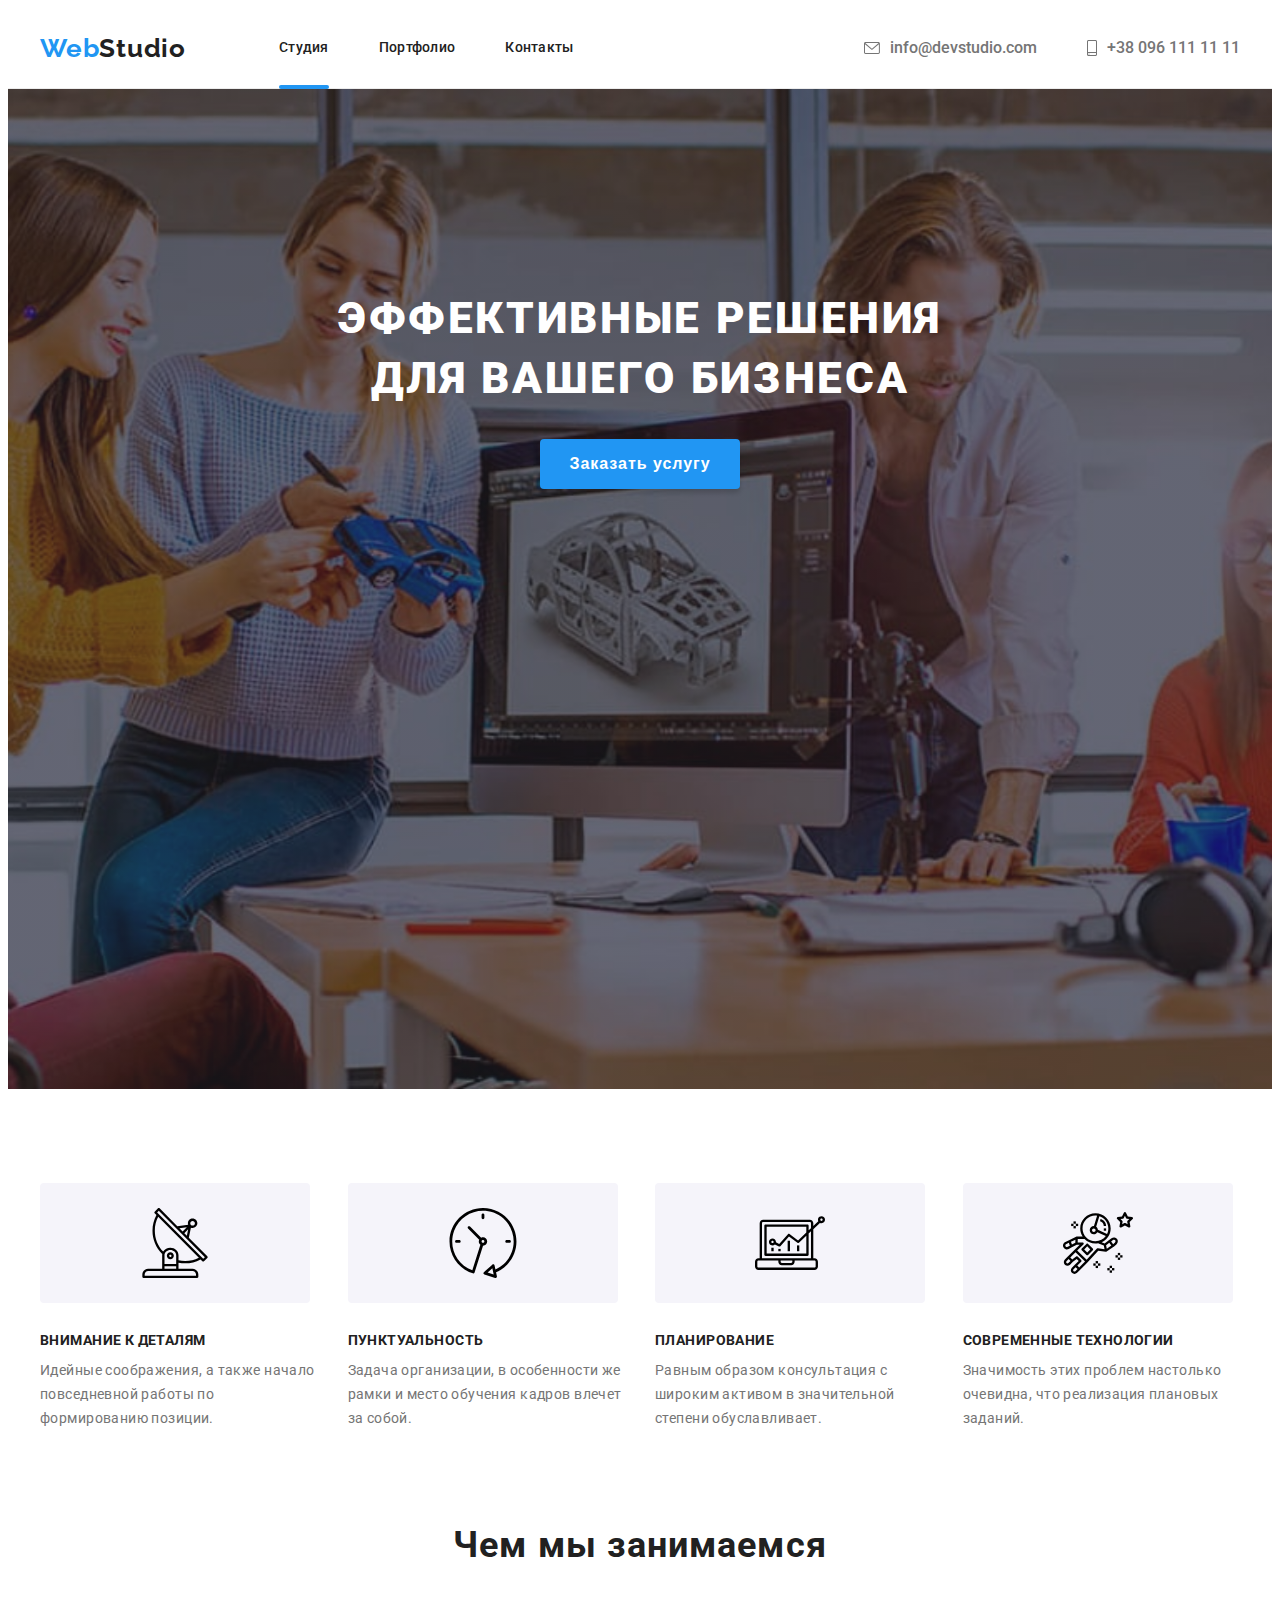
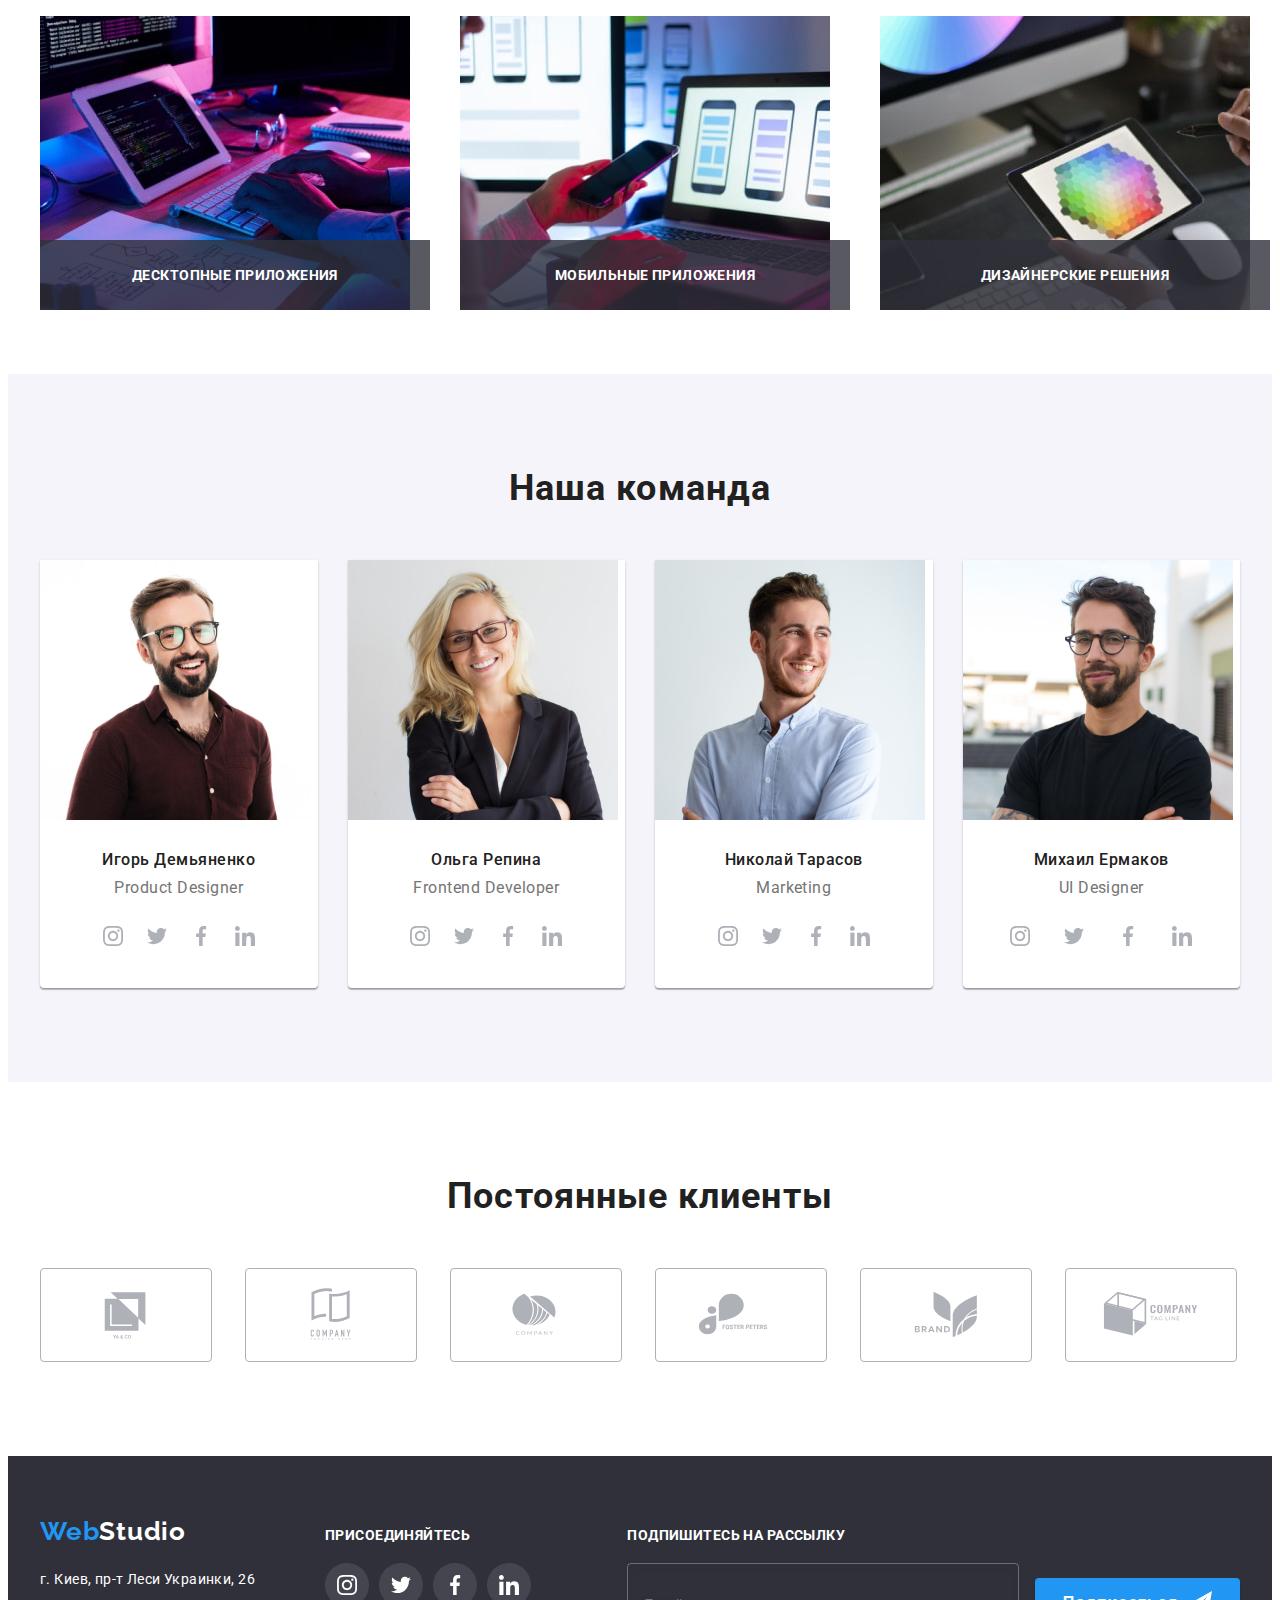
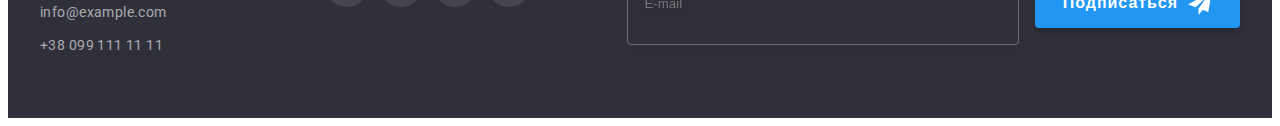
<file: index.html>
<!DOCTYPE html>
<html lang="en">
  <head>
    <meta charset="UTF-8" />
    <meta http-equiv="X-UA-Compatible" content="IE=edge" />
    <meta name="viewport" content="width=device-width, initial-scale=1.0" />
    <title>Главная</title>
    <link
      rel="stylesheet"
      href="https://cdnjs.cloudflare.com/ajax/libs/modern-normalize/1.1.0/modern-normalize.min.css"
      integrity="sha512-wpPYUAdjBVSE4KJnH1VR1HeZfpl1ub8YT/NKx4PuQ5NmX2tKuGu6U/JRp5y+Y8XG2tV+wKQpNHVUX03MfMFn9Q=="
      crossorigin="anonymous"
      referrerpolicy="no-referrer"
    />
    <link
      href="https://fonts.googleapis.com/css2?family=Raleway:wght@700&family=Roboto:wght@400;500;700;900&display=swap"
      rel="stylesheet"
    />
    <link rel="stylesheet" href="./css/main.min.css" />
  </head>
  <body>
    <header class="page-header">
      <div class="container page-header__container">
        <nav class="navigation">
          <a href="" class="logo">Web<span class="logo_item">Studio</span></a>
          <ul class="menu">
            <li class="menu__item"><a href="" class=" menu__link current">Студия</a></li>
            <li class="menu__item"><a href="./portfolio.html" class="menu__link">Портфолио</a></li>
            <li class="menu__item"><a href="" class="menu__link">Контакты</a></li>
          </ul>
        </nav>
        <ul class="contacts">
            <li class="contacts__item">
            <a class="contacts__link" href="mailto:info@devstudio.com"> 
               <svg class="contacts__mail">
              <use href="./images/icons.svg.svg#icon-mail-1"></use>
            </svg>
            info@devstudio.com</a>
          </li>
             <li class="contacts__item">
            <a class="contacts__link" href="tel:+380961111111">
                 <svg class="contacts__phone">
              <use href="./images/icons.svg.svg#icon-smartphone-1"></use>
            </svg>
              +38 096 111 11 11</a>
          </li>
        </ul>
      </div>
    </header>
    <main>
      <!-- hero-->
      <section class="hero">
        <div class="container">
          <h1 class="hero__title">Эффективные решения для вашего бизнеса</h1>
          <button type="button" class="button" data-modal-open>Заказать услугу</button>
        </div>
      </section>

      <!-- section -->
      <section class="section">
        <div class="container">
          <h2 class="visually-hidden">Качества</h2>

          <ul class="features">
            <li class="features__item">
              <div class="features__box">
              <svg  width="70" height="70">
                <use href="./images/icons.svg.svg#icon-antenna"></use>
              </svg>
              </div>
              <h3 class="features__title">Внимание к деталям</h3>
              <p class="features__text">
                Идейные соображения, а также начало повседневной работы по формированию позиции.
              </p>
            </li>

            <li class="features__item">
              <div class="features__box">             
              <svg  width="70" height="70" >
                <use href="./images/icons.svg.svg#icon-clock"></use>
              </svg>
             </div>
              <h3 class="features__title">Пунктуальность</h3>
              <p class="features__text">
                Задача организации, в особенности же рамки и место обучения кадров влечет за собой.
              </p>
            </li>

            <li class="features__item">
              <div class="features__box">
              <svg  width="70" height="70">
                <use href="./images/icons.svg.svg#icon-diagram"></use>
              </svg>
            </div>
              <h3 class="features__title">Планирование</h3>
              <p class="features__text">
                Равным образом консультация с широким активом в значительной степени обуславливает.
              </p>
            </li>

            <li class="features__item">
              <div class="features__box">
              <svg  width="70" height="70">
                <use href="./images/icons.svg.svg#icon-astronaut"></use>
              </svg>
              </div>
              <h3 class="features__title">Современные технологии</h3>
              <p class="features__text">
                Значимость этих проблем настолько очевидна, что реализация плановых заданий.
              </p>
            </li>
          </ul>
        </div>
      </section>
      <!-- gallery-->
      <section class="section section--nopadding-top">
        <div class="container">
          <h2 class="section__title">Чем мы занимаемся</h2>
          <ul class="gallery">
            <li class="gallery__item">
              <img class="gallery__images" src="images/img_1-min.jpg" alt="Создание" width="370" height="294" />
             <div class="gallery__wrapper">
              <p>Десктопные приложения</p>
            </div>
            </li>

            <li class="gallery__item">
              <img
                class="gallery__images"
                src="images/img_2-min.jpg"
                alt="Мультиплатформа"
                width="370"
                height="294"
              />
                           <div class="gallery__wrapper">
              <p>Мобильные приложения</p>
            </div>

            </li>

            <li class="gallery__item">
              <img
                class="gallery__images"
                src="images/img_3-min.jpg"
                alt="Готовый_продукт"
                width="370"
                height="294"
              />
                           <div class="gallery__wrapper">
              <p>Дизайнерские решения</p>
            </div>
            </li>
          </ul>
        </div>
      </section>

      <!-- user-->
      <section class="section section--user-background">
        <div class="container">
          <h2 class="section__title">Наша команда</h2>
          <ul class="teams">
            <li class="teams__items">
              <img
                class="teams__imeges"
                src="images/img_4-min.jpg"
                alt="images_img_4.jpg"
                width="270"
                height="260"
              />
              <div class="team__box">
                <h3 class="team__title">Игорь Демьяненко</h3>
                <p class="team__description">Product Designer</p>
                <ul class="social">
                  <li class="team__item">
                    <a class="social__link"  href="">
                    <svg class="social__icon" width="20" height="20" >
                      <use href="./images/icons.svg.svg#icon-instagram"></use>
                    </svg>
                    </a>
                    
                  </li>
                  <li class="team__item">
                    <a class="social__link" href="">
                    <svg class="social__icon" width="20" height="20">
                      <use href="./images/icons.svg.svg#icon-twitter"></use>
                    </svg>
                    </a>
                  </li>
                  <li class="team__item">
                    <a class="social__link" href="">
                    <svg class="social__icon" width="20" height="20">
                      <use href="./images/icons.svg.svg#icon-facebook"></use>
                    </svg>
                    </a>
                  </li>
                  <li class="team__item">
                    <a class="social__link" href="">
                    <svg class="social__icon" width="20" height="20">
                      <use href="./images/icons.svg.svg#icon-linkedin"></use>
                    </svg>
                    </a>
                  </li>
                </ul>
              </div>
            </li>

            <li class="teams__items">
              <img
                class="teams__imeges"
                src="images/img_5-min.jpg"
                alt="images_img_5"
                width="270"
                height="260"
              />
              <div class="team__box">
                <h3 class="team__title">Ольга Репина</h3>
                <p class="team__description">Frontend Developer</p>
                <ul class="social">
                  <li class="team__item">
                    <a class="social__link"  href="">
                    <svg class="social__icon" width="20" height="20" >
                      <use href="./images/icons.svg.svg#icon-instagram"></use>
                    </svg>
                    </a>
                    
                  </li>
                  <li class="team__item">
                    <a class="social__link" href="">
                    <svg class="social__icon" width="20" height="20">
                      <use href="./images/icons.svg.svg#icon-twitter"></use>
                    </svg>
                    </a>
                  </li>
                  <li class="team__item">
                    <a class="social__link" href="">
                    <svg class="social__icon" width="20" height="20">
                      <use href="./images/icons.svg.svg#icon-facebook"></use>
                    </svg>
                    </a>
                  </li>
                  <li class="team__item">
                    <a class="social__link" href="">
                    <svg class="social__icon" width="20" height="20">
                      <use href="./images/icons.svg.svg#icon-linkedin"></use>
                    </svg>
                    </a>
                  </li>
                </ul>
              </div>
            </li>

            <li class="teams__items">
              <img
                class="teams__imeges"
                src="images/img_6-min.jpg"
                alt="images_im_6.jpg"
                width="270"
                height="260"
              />
              <div class="team__box">
                <h3 class="team__title">Николай Тарасов</h3>
                <p class="team__description">Marketing</p>
                <ul class="social">
                  <li class="team__item">
                    <a class="social__link"  href="">
                    <svg class="social__icon" width="20" height="20" >
                      <use href="./images/icons.svg.svg#icon-instagram"></use>
                    </svg>
                    </a>
                    
                  </li>
                  <li class="team__item">
                    <a class="social__link" href="">
                    <svg class="social__icon" width="20" height="20">
                      <use href="./images/icons.svg.svg#icon-twitter"></use>
                    </svg>
                    </a>
                  </li>
                  <li class="team__item">
                    <a class="social__link" href="">
                    <svg class="social__icon" width="20" height="20">
                      <use href="./images/icons.svg.svg#icon-facebook"></use>
                    </svg>
                    </a>
                  </li>
                  <li class="team__item">
                    <a class="social__link" href="">
                    <svg class="social__icon" width="20" height="20">
                      <use href="./images/icons.svg.svg#icon-linkedin"></use>
                    </svg>
                    </a>
                  </li>
                </ul>

              </div>
            </li>

            <li class="teams__items">
              <img
                class="teams__imeges"
                src="images/img_7-min.jpg"
                alt="images_img_8.jpg"
                width="270"
                height="260"
              />
              <div class="team__box">
                <h3 class="team__title">Михаил Ермаков</h3>
                <p class="team__description">UI Designer</p>
                <ul class="social">
                  <li class="social__item">
                    <a class="social__link"  href="">
                    <svg class="social__icon" width="20" height="20" >
                      <use href="./images/icons.svg.svg#icon-instagram"></use>
                    </svg>
                    </a>
                    
                  </li>
                  <li class="social__item">
                    <a class="social__link" href="">
                    <svg class="social__icon" width="20" height="20">
                      <use href="./images/icons.svg.svg#icon-twitter"></use>
                    </svg>
                    </a>
                  </li>
                  <li class="social__item">
                    <a class="social__link" href="">
                    <svg class="social__icon" width="20" height="20">
                      <use href="./images/icons.svg.svg#icon-facebook"></use>
                    </svg>
                    </a>
                  </li>
                  <li class="social__item">
                    <a class="social__link" href="">
                    <svg class="social__icon" width="20" height="20">
                      <use href="./images/icons.svg.svg#icon-linkedin"></use>
                    </svg>
                    </a>
                  </li>
                </ul>

              </div>
            </li>
          </ul>
        </div>
      </section>
    </main>
      <!-- Clients-->
      <section class="section">
        <div class="container">
          <h2 class="section__title">Постоянные клиенты</h2>
                <ul class="clients">
                  <li class="clients_item">
                    <a class="clients_link" href="">
                    <svg class="clients_icon" width="106" height="60">
                      <use href="./images//icons.svg.svg#icon-Logo"></use>
                    </svg>
                    </a>
                  </li>
                    <li class="clients_item">
                    <a class="clients_link" href="">
                    <svg class="clients_icon" width="106" height="60">
                      <use href="./images//icons.svg.svg#icon-Logo-2"></use>
                    </svg>
                    </a>
                  </li>
                  <li class="clients_item">
                    <a class="clients_link" href="">
                    <svg class="clients_icon" width="106" height="60">
                      <use href="./images//icons.svg.svg#icon-Logo-3"></use>
                    </svg>
                    </a>
                  </li>
                  <li class="clients_item">
                    <a class="clients_link" href="">
                    <svg class="clients_icon" width="106" height="60">
                      <use href="./images//icons.svg.svg#icon-Logo-4"></use>
                    </svg>
                    </a>
                  </li>
                  <li class="clients_item">
                    <a class="clients_link" href="">
                    <svg class="clients_icon" width="106" height="60">
                      <use href="./images//icons.svg.svg#icon-Logo-5"></use>
                    </svg>
                    </a>
                  </li>
                  <li class="clients_item">
                    <a class="clients_link" href="">
                    <svg class="clients_icon" width="106" height="60">
                      <use href="./images//icons.svg.svg#icon-Logo-6"></use>
                    </svg>
                    </a>
                  </li>
                  </ul>
         </div>
      </section>

    <!--footer-->
    <footer class="footer">
      <div class="container footer__flex">
        <div>
        <a href="" class="logo logo__color">Web<span class="logo__color__white">Studio</span></a>
        <address class="address-box">
          <ul class="address">
            <li class="address__item">
              <a
                class="address__link"
                href="https://goo.gl/maps/mkALe1oLYoHMcCds9"
                target="_blank"
                rel="noopener noreferrer"
                >г. Киев, пр-т Леси Украинки, 26</a
              ><br />
            </li>
            <li class="address__item">
              <a class="address__link address__link_contacts" href="mailto:info@example.com">info@example.com</a><br />
            </li>
            <li class="address__item">
              <a class="address__link address__link_contacts" href="tel:+380991111111">+38 099 111 11 11</a>
            </li>
          </ul>
        </address>
        </div>
                  <div class="social__box">
                    <h3 class="social__title">присоединяйтесь</h3>
                    <ul class="social">
                      <li class="social__item">
                        <a class="social__link social__link__icon_color" href="">
                          <svg class="social__link__icon" width="44" height="44">
                            <use href="./images/icons.svg.svg#icon-footer-insta-1"></use>
                          </svg>
                        </a>
                      </li>
                      <li class="social__item">
                        <a class="social__link social__link__icon_color" href="">
                          <svg class="social__link__icon" width="44" height="44">
                            <use href="./images/icons.svg.svg#icon-tvit-footer-1"></use>
                          </svg>
                        </a>
                      </li">
                      <li class="social__item">
                        <a class="social__link social__link__icon_color" href="">
                          <svg class="social__link__icon facebook" width="44" height="44">
                            <use href="./images/icons.svg.svg#icon-f-footer-1"></use>
                          </svg>
                        </a>
                      </li>
                      <li class="social__item">
                        <a class="social__link social__link__icon_color" href="">
                          <svg class="social__link__icon" width="44" height="44">
                            <use href="./images/icons.svg.svg#icon-in-footer-1"></use>
                          </svg>
                        </a>
                      </li>
                    </ul>
                  </div>
                  <div class="subscription-box">
                    <span class="subscription__text">Подпишитесь на рассылку</span>
                    <form>
                      <label class="subscription__lable">
                        <input class="subscription__input"
                         type="email"
                         placeholder="E-mail">
                         <button class="subscription__button" type="submit">Подписаться
                          <svg class="subscription__button__icon" width="24" height="24">
                            <use href="./images/icons.svg.svg#icon-icon-send"></use>
                          </svg>
                         </button>
                      </label>
                    </form>
                </div>
        </div>
    </footer>
    <div class="backdrop is-hidden" data-modal>
      <div class="modal">
        <button type="button" class="modal-close-btn" data-modal-close>
<svg class="clouse-button-icon" width="18" height="18">
      <use href="./images/icons.svg.svg#icon-close-black-18dp-2-1"></use>
</svg>
        </button>
        <form  class="contact-modal-form">
          <p class="contact-modal-form-text">Оставьте свои данные, мы вам перезвоним</p>
          <label class="contact-form-field">
            <span class="contact-form-field-key">
              Имя
            </span>
            <span class="contact-form-field-wrapper">
            <input class="contact-form-input" 
            type="text" 
            name="user_name"
            pattern="[a-zA-Z]*"
            title="Nikolay">
            <svg class="contact-modal-svg" width="18" height="18">
              <use href="./images/icons.svg.svg#name-modal"></use>
            </svg>
            </span>
          </label>
          <label class="contact-form-field">
            <span class="contact-form-field-key">
            Телефон
          </span>
          <span class="contact-form-field-wrapper">
          <input class="contact-form-input" 
            type="tel" 
            name="user_phone_number" 
            pattern="[0-9]{3}-[0-9]{3}-[0-9]{2}-[0-9]{2}"
            title="xxx-xxx-xx-xx">
            <svg class="contact-modal-svg" width="18" height="18">
              <use href="./images/icons.svg.svg#phone-modal"></use>
            </svg>
          </span>

          </label>
          <label class="contact-form-field">
            <span class="contact-form-field-key">
              Почта
          </span>
          <span class="contact-form-field-wrapper">
            <input class="contact-form-input"
             type="email">
             <svg class="contact-modal-svg" width="18" height="18">
              <use href="./images/icons.svg.svg#email-modal"></use>
            </svg>
          </span>
          </label>
          <label class="contact-form-field contact-form-field-comment">
            <span class="contact-form-field-key">
            Комментарий
          </span>
            <textarea class="contact-form-messag" 
            placeholder="Введите текс"
            name="user_messag"></textarea>
          </label>
          <input class="contact-form-checkbox visually-hidden"
           type="checkbox"
           id="checkbox-policy"
           name="user_policy"
           />
          <label for="checkbox-policy" class="contact-form-checkbox-label">
          Соглашаюсь c рассылкой и принимаю&nbsp;<a href="">Условия договора</a>
        </label>
            <button class="contact-form-btn" type="submit">Отправить</button>
        </form>
      </div>
    </div>
    <script src="./js/modal.js"></script>
  </body>
</html>
</file>
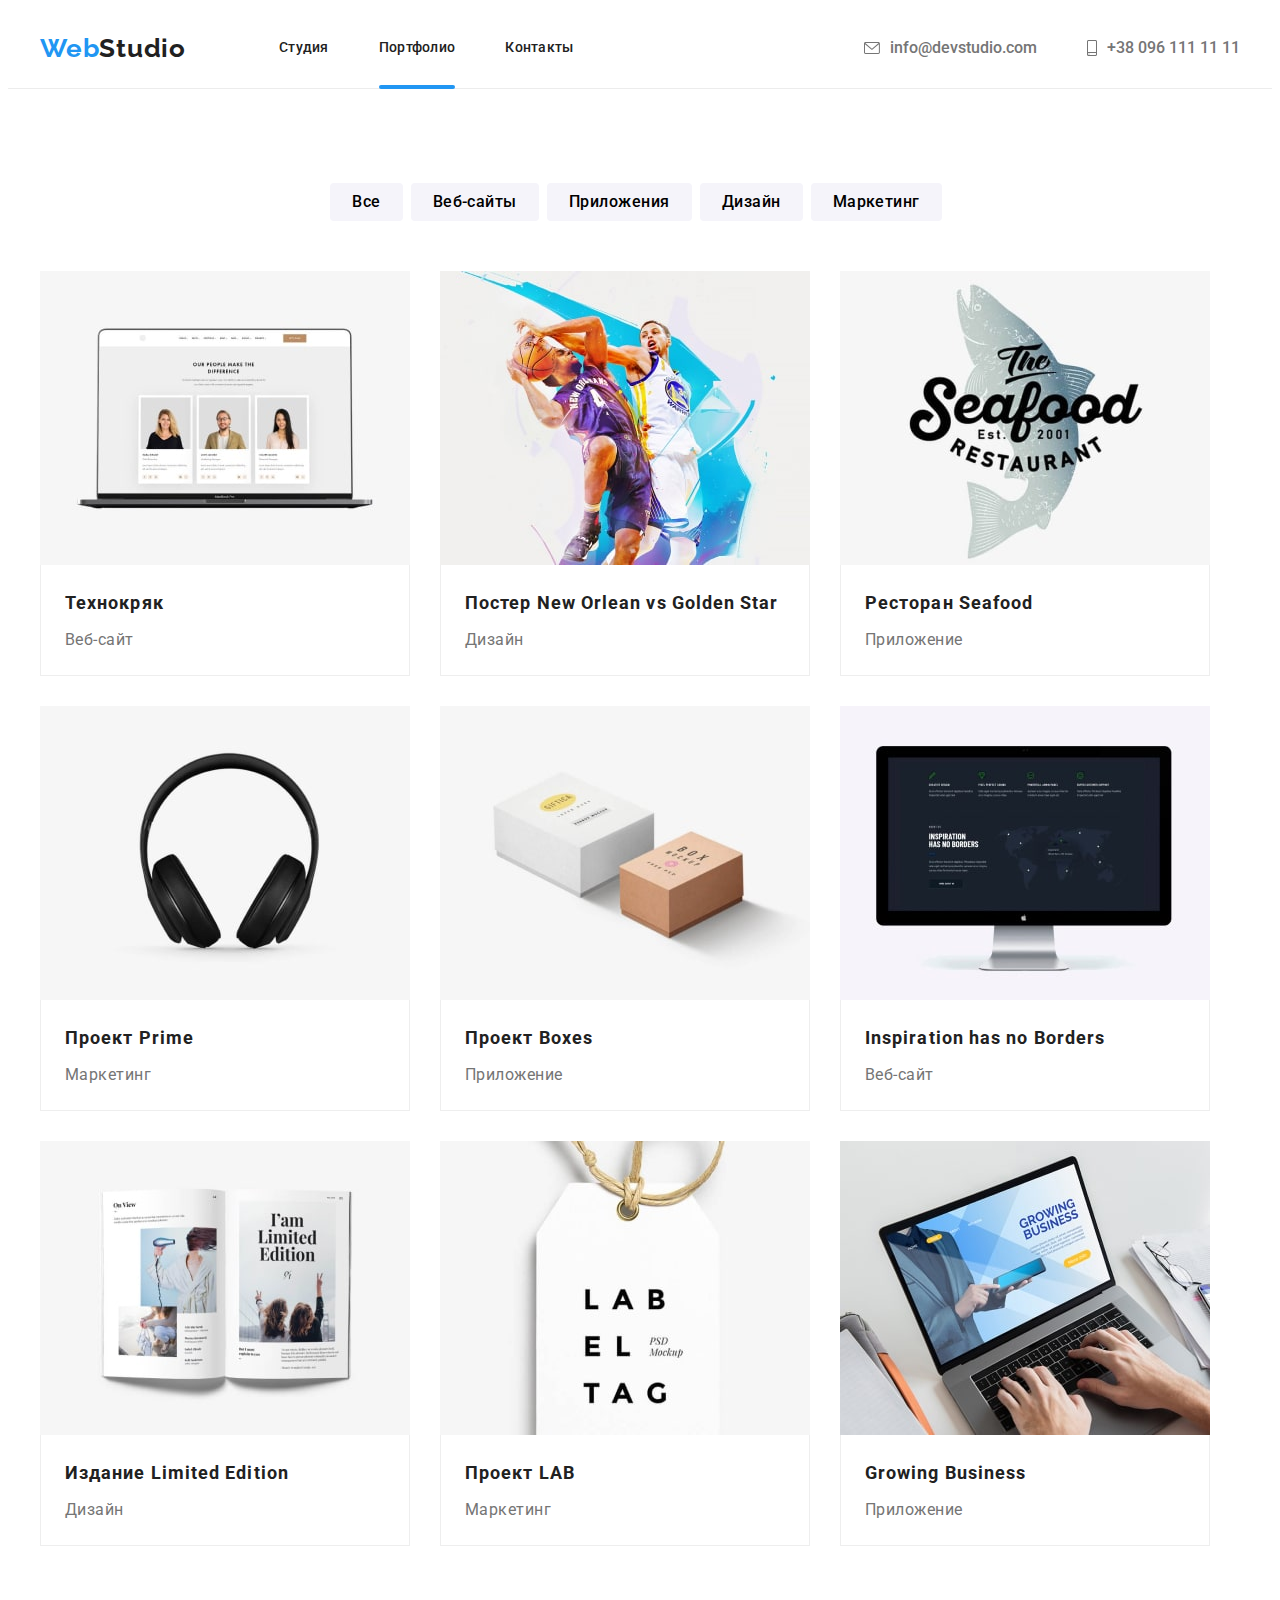
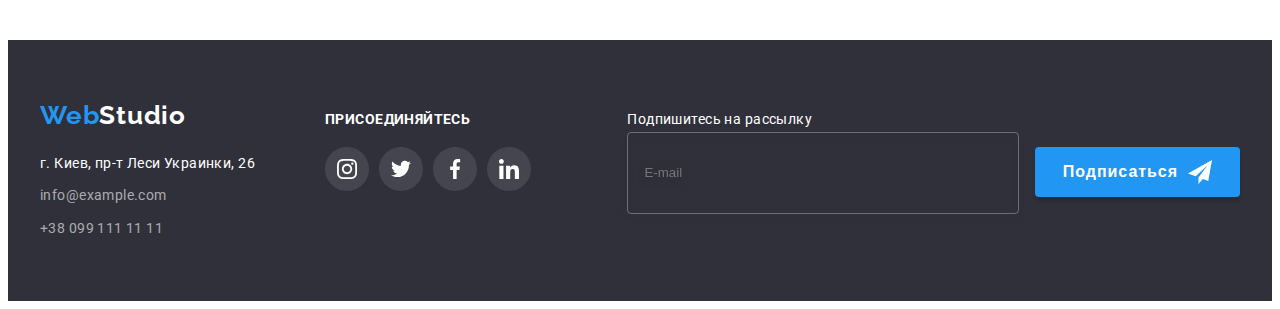
<file: portfolio.html>
<!DOCTYPE html>
<html lang="en">
  <head>
    <meta charset="UTF-8" />
    <meta http-equiv="X-UA-Compatible" content="IE=edge" />
    <meta name="viewport" content="width=device-width, initial-scale=1.0" />
    <title>Главная</title>
    <link
      rel="stylesheet"
      href="https://cdnjs.cloudflare.com/ajax/libs/modern-normalize/1.1.0/modern-normalize.min.css"
      integrity="sha512-wpPYUAdjBVSE4KJnH1VR1HeZfpl1ub8YT/NKx4PuQ5NmX2tKuGu6U/JRp5y+Y8XG2tV+wKQpNHVUX03MfMFn9Q=="
      crossorigin="anonymous"
      referrerpolicy="no-referrer"
    />
    <link
      href="https://fonts.googleapis.com/css2?family=Raleway:wght@700&family=Roboto:wght@400;500;700;900&display=swap"
      rel="stylesheet"
    />
    <link rel="stylesheet" href="./css/main.min.css" />
  </head>
  <!-- Head-->
  <body class="body">
    <header class="page-header">
      <div class="container page-header__container">
        <nav class="navigation">
          <a href="" class="logo">Web<span class="logo_item">Studio</span></a>
          <ul class="menu">
            <li class="menu__item"><a href="./index.html" class="menu__link">Студия</a></li>
            <li class="menu__item"><a href="" class="menu__link current">Портфолио</a></li>
            <li class="menu__item"><a href="" class="menu__link">Контакты</a></li>
          </ul>
        </nav>
        <ul class="contacts">
          <li class="contacts__item">
            <a class="contacts__link" href="mailto:info@devstudio.com"> 
               <svg class="contacts__mail">
              <use href="./images/icons.svg.svg#icon-mail-1"></use>
            </svg>
            info@devstudio.com</a>
          </li>
          <li class="contacts__item">
            <a class="contacts__link" href="tel:+380961111111">
                                      <svg class="contacts__phone">
              <use href="./images/icons.svg.svg#icon-smartphone-1"></use>
            </svg>
              +38 096 111 11 11</a>
          </li>
        </ul>
      </div>
    </header>
    <main>
      <!-- main -->
      <section class="section">
        <div class="container">
          <h1 class="visually-hidden">main</h1>
          <ul class="portfolio">
            <li class="portfolio__item">
              <button class="portfolio__button" type="button">Все</button>
            </li>
            <li class="portfolio__item">
              <button class="portfolio__button" type="button">Веб-сайты</button>
            </li>
            <li class="portfolio__item">
              <button class="portfolio__button" type="button">Приложения</button>
            </li>
            <li class="portfolio__item">
              <button class="portfolio__button" type="button">Дизайн</button>
            </li>
            <li class="portfolio__item">
              <button class="portfolio__button" type="button">Маркетинг</button>
            </li>
          </ul>
          <ul class="gallery">
            <li class="gallery__items">
              <a class="gallery__link" href="">
                <div class="gallery-box">
              <img
                class="gallery__images"
                src="./images/project-1-min.jpg"
                alt="project-1"
                width="370"
                height="294"
              />
              <p class="gallery__description">
                Ресурс предлагает комплексные предложения с разным уровнем функционала и сервисов. Все это позволит посетителю получить исчерпывающие сведения о компании или частном лице.
              </p>

                </div>
              <div class="card-box">
                <h2 class="card__title">Технокряк</h2>
                <p class="card__text">Веб-сайт</p>
              </div>
              </a>
            </li>
            <li class="gallery__items">
              <a class="gallery__link" href="">
                <div class="gallery-box">

              <img
                class="gallery__images"
                src="./images/project-2-min.jpg"
                alt="project-2"
                width="370"
                height="294"
              />
                            <p class="gallery__description">
                Ресурс предлагает комплексные предложения с разным уровнем функционала и сервисов. Все это позволит посетителю получить исчерпывающие сведения о компании или частном лице.
              </p>

                </div>

              <div class="card-box">
                <h2 class="card__title">Постер New Orlean vs Golden Star</h2>
                <p class="card__text">Дизайн</p>
              </div>
              </a>
            </li>

            <li class="gallery__items">
                            <a class="gallery__link" href="">
                <div class="gallery-box">

              <img
                class="gallery__images"
                src="./images/project-3-min.jpg"
                alt="project-3"
                width="370"
                height="294"
              />
                            <p class="gallery__description">
                Ресурс предлагает комплексные предложения с разным уровнем функционала и сервисов. Все это позволит посетителю получить исчерпывающие сведения о компании или частном лице.
              </p>

                </div>

              <div class="card-box">
                <h2 class="card__title">Ресторан Seafood</h2>
                <p class="card__text">Приложение</p>
              </div>
              </a>
            </li>

            <li class="gallery__items">
                            <a class="gallery__link" href="">
                <div class="gallery-box">

              <img
                class="gallery__images"
                src="./images/project-4-min.jpg"
                alt="project-4"
                width="370"
                height="294"
              />
                            <p class="gallery__description">
                Ресурс предлагает комплексные предложения с разным уровнем функционала и сервисов. Все это позволит посетителю получить исчерпывающие сведения о компании или частном лице.
              </p>

                </div>

              <div class="card-box">
                <h2 class="card__title">Проект Prime</h2>
                <p class="card__text">Маркетинг</p>
              </div>
              </a>
            </li>

            <li class="gallery__items">
                            <a class="gallery__link" href="">
                <div class="gallery-box">

              <img
                class="gallery__images"
                src="./images/project-5-min.jpg"
                alt="project-5"
                width="370"
                height="294"
              />
                            <p class="gallery__description">
                Ресурс предлагает комплексные предложения с разным уровнем функционала и сервисов. Все это позволит посетителю получить исчерпывающие сведения о компании или частном лице.
              </p>

                </div>

              <div class="card-box">
                <h2 class="card__title">Проект Boxes</h2>
                <p class="card__text">Приложение</p>
              </div>
              </a>
            </li>

            <li class="gallery__items">
                            <a class="gallery__link" href="">
                <div class="gallery-box">

              <img
                class="gallery__images"
                src="./images/project-6-min.jpg"
                alt="project-6"
                width="370"
                height="294"
              />
                            <p class="gallery__description">
                Ресурс предлагает комплексные предложения с разным уровнем функционала и сервисов. Все это позволит посетителю получить исчерпывающие сведения о компании или частном лице.
              </p>

                </div>

              <div class="card-box">
                <h2 class="card__title">Inspiration has no Borders</h2>
                <p class="card__text">Веб-сайт</p>
              </div>
              </a>
            </li>

            <li class="gallery__items">
                            <a class="gallery__link" href="">
                <div class="gallery-box">

              <img
                class="gallery__images"
                src="./images/project-7-min.jpg"
                alt="project-7"
                width="370"
                height="294"
              />
                            <p class="gallery__description">
                Ресурс предлагает комплексные предложения с разным уровнем функционала и сервисов. Все это позволит посетителю получить исчерпывающие сведения о компании или частном лице.
              </p>

                </div>

              <div class="card-box">
                <h2 class="card__title">Издание Limited Edition</h2>
                <p class="card__text">Дизайн</p>
              </div>
              </a>
            </li>

            <li class="gallery__items">
                            <a class="gallery__link" href="">
                <div class="gallery-box">

              <img
                class="gallery__images"
                src="./images/project-8-min.jpg"
                alt="project-8"
                width="370"
                height="294"
              />
                            <p class="gallery__description">
                Ресурс предлагает комплексные предложения с разным уровнем функционала и сервисов. Все это позволит посетителю получить исчерпывающие сведения о компании или частном лице.
              </p>

                </div>

              <div class="card-box">
                <h2 class="card__title">Проект LAB</h2>
                <p class="card__text">Маркетинг</p>
              </div>
              </a>
            </li>

            <li class="gallery__items">
                            <a class="gallery__link" href="">
                <div class="gallery-box">

              <img
                class="gallery__images"
                src="./images/project-9-min.jpg"
                alt="project-9"
                width="370"
                height="294"
              />
                            <p class="gallery__description">
                Ресурс предлагает комплексные предложения с разным уровнем функционала и сервисов. Все это позволит посетителю получить исчерпывающие сведения о компании или частном лице.
              </p>

                </div>

              <div class="card-box">
                <h2 class="card__title">Growing Business</h2>
                <p class="card__text">Приложение</p>
              </div>
              </a>
            </li>
          </ul>
        </div>
      </section>
    </main>
    <!--footer-->
  </body>
    <footer class="footer">
      <div class="container footer__flex">
        <div>
        <a href="" class="logo logo__color">Web<span class="logo__color__white">Studio</span></a>
        <address class="address-box">
          <ul class="address">
            <li class="address__item">
              <a
                class="address__link"
                href="https://goo.gl/maps/mkALe1oLYoHMcCds9"
                target="_blank"
                rel="noopener noreferrer"
                >г. Киев, пр-т Леси Украинки, 26</a
              ><br />
            </li>
            <li class="address__item">
              <a class="address__link address__link_contacts" href="mailto:info@example.com">info@example.com</a><br />
            </li>
            <li class="address__item">
              <a class="address__link address__link_contacts" href="tel:+380991111111">+38 099 111 11 11</a>
            </li>
          </ul>
        </address>
        </div>
                  <div class="social__box">
                    <h3 class="social__title">присоединяйтесь</h3>
                    <ul class="social">
                      <li class="social__item">
                        <a class="social__link social__link__icon_color" href="">
                          <svg class="social__link__icon" width="44" height="44">
                            <use href="./images/icons.svg.svg#icon-footer-insta-1"></use>
                          </svg>
                        </a>
                      </li>
                      <li class="social__item">
                        <a class="social__link social__link__icon_color" href="">
                          <svg class="social__link__icon" width="44" height="44">
                            <use href="./images/icons.svg.svg#icon-tvit-footer-1"></use>
                          </svg>
                        </a>
                      </li">
                      <li class="social__item">
                        <a class="social__link social__link__icon_color" href="">
                          <svg class="social__link__icon facebook" width="44" height="44">
                            <use href="./images/icons.svg.svg#icon-f-footer-1"></use>
                          </svg>
                        </a>
                      </li>
                      <li class="social__item">
                        <a class="social__link social__link__icon_color" href="">
                          <svg class="social__link__icon" width="44" height="44">
                            <use href="./images/icons.svg.svg#icon-in-footer-1"></use>
                          </svg>
                        </a>
                      </li>
                    </ul>
                  </div>
                  <div class="subscription-box">
                    <span class="titlelogo__footer_link_email">Подпишитесь на рассылку</span>
                    <form>
                      <label class="subscription__lable">
                        <input class="subscription__input"
                         type="email"
                         placeholder="E-mail">
                         <button class="subscription__button" type="submit">Подписаться
                          <svg class="subscription__button__icon" width="24" height="24">
                            <use href="./images/icons.svg.svg#icon-icon-send"></use>
                          </svg>
                         </button>
                      </label>
                    </form>
                </div>

        </div>
    </footer>

</html>
</file>
<file: css/main.min.css>
:root{--primery-text-color: #212121;--title-text-color: #212121;--text-color: #757575;--accent-color: #2196f3;--primary-bg-color: #ffffff;--border-img: #eeeeee;--portfolio-color-button: #f5f4fa;--hero-bgr: #2f303a;--rgba-footer: rgba(255, 255, 255, 0.6);--page-header: #ececec;--border: #afb1b8;--fill-footer: rgba(255, 255, 255, 0.1);--clients-icon-bg:#AFB1B8;--wrapper_img: rgba(33, 150, 243, 0.9);--wrapped_gal: rgba(47, 48, 58, 0.8);--input: rgba(33, 33, 33, 0.2);--placeholder: rgba(117, 117, 117, 0.5)}.visually-hidden{position:absolute;width:1px;height:1px;margin:-1px;border:0;padding:0;white-space:nowrap;clip-path:inset(100%);clip:rect(0 0 0 0);overflow:hidden}body{background-color:var(--primary-bg-color);font-family:"Roboto",sans-serif;color:var(--primery-text-color)}a{text-decoration:none}ul,ol{list-style:none;margin-top:0;margin-bottom:0;padding-left:0}h1,h2,h3,h4,p{margin-top:0;margin-bottom:0}.container{width:1200px;margin-left:auto;margin-right:auto;padding-left:15px;padding-right:15px}.section{padding-top:94px;padding-bottom:94px}.section__title{text-align:center;font-weight:700;font-size:36px;line-height:1.16;color:var(--title-text-color);letter-spacing:.03em}.backdrop{position:fixed;top:0;left:0;width:100%;height:100%;background-color:rgba(0,0,0,.2);transition:600ms cubic-bezier(0.4, 0, 0.2, 1),visibility 600ms cubic-bezier(0.4, 0, 0.2, 1)}.backdrop.is-hidden{opacity:0;visibility:hidden;pointer-events:none}.gallery-box{position:relative;overflow:hidden}.gallery__description{position:absolute;top:0;left:0;width:100%;height:100%;padding:63px 24px;font-family:"Roboto";font-style:normal;font-weight:400;font-size:18px;line-height:28px;letter-spacing:.03em;color:var(--primary-bg-color);background-color:var(--wrapper_img);overflow:hidden;overflow:auto;transition:transform 250ms cubic-bezier(0.4, 0, 0.2, 1);transform:translateY(100%)}.gallery__link:hover .gallery__description,.gallery__link:focus .gallery__description{transform:translateY(0%)}.logo,.logo_item,.logo__color__white{font-style:normal;text-decoration:none;font-family:"Raleway";font-weight:700;font-size:26px;line-height:1.19;letter-spacing:.03em}.logo__color__white{font-style:normal;text-decoration:none;color:var(--primary-bg-color)}.logo{color:var(--accent-color);margin-right:93px}.logo_item{color:var(--title-text-color)}.modal{position:absolute;top:50%;left:50%;transform:translate(-50%, -50%);width:528px;height:581px;padding:40px;background:var(--primary-bg-color)}.modal-close-btn{position:absolute;top:8px;right:8px;display:flex;align-items:center;justify-content:center;width:30px;height:30px;border-radius:50%;border:1px solid rgba(0,0,0,.1);background-color:rgba(0,0,0,0);padding:0;cursor:pointer}.contact-modal-form-text{font-weight:700;font-size:20px;line-height:23px;text-align:center;letter-spacing:.03em;color:var(--primery-text-color);margin-bottom:12px}.contact-modal-form{display:flex;flex-direction:column}.contact-form-input{width:100%;height:40px;border:1px solid var(--input);border-radius:4px;padding-left:42px;cursor:pointer;transition:border-color 250ms cubic-bezier(0.4, 0, 0.2, 1),fill 250ms cubic-bezier(0.4, 0, 0.2, 1)}.contact-form-input:focus,.contact-form-input:hover{outline:none;border-color:var(--accent-color)}.contact-form-field-wrapper{position:relative;display:block}.contact-form-field-key{display:block;font-weight:400;font-size:12px;line-height:14px;letter-spacing:.01em;color:var(--text-color);margin-bottom:4px}.contact-form-messag{display:block;width:100%;height:120px;border:1px solid var(--input);border-radius:4px;resize:none;padding:12px 16px;transition:border-color 250ms cubic-bezier(0.4, 0, 0.2, 1)}.contact-form-messag:focus{outline:none;border-color:var(--accent-color)}.contact-form-messag::placeholder{color:var(--placeholder)}.contact-form-field{margin-bottom:10px}.contact-form-field-comment{margin-bottom:20px}.contact-modal-svg{position:absolute;top:50%;left:12px;transform:translateY(-50%);display:block;width:18px;height:18px}.contact-form-input:focus+.contact-modal-svg,.contact-form-input:hover+.contact-modal-svg{fill:var(--accent-color)}.contact-modal-svg-checkbox{position:absolute;top:50%;transform:translateY(-50%);display:block;width:16px;height:15px}.contact-form-checkbox-label{display:flex;justify-content:center;align-items:center;flex-wrap:wrap;font-family:"Roboto";font-style:normal;font-weight:400;font-size:14px;margin-right:0;line-height:24px;letter-spacing:.03em;color:var(--text-color)}.contact-form-checkbox-label::before{display:block;margin-right:9px;content:"";width:16px;height:15px;border:2px solid var(--primery-text-color);border-radius:2px;cursor:pointer}.contact-form-checkbox:checked+.contact-form-checkbox-label::before{border-color:var(--accent-color);background-color:var(--accent-color);background-size:contain;background-repeat:no-repeat;background-position:center;background-image:url(../images/Vector2svg.svg)}.contact-form-checkbox:focus+.contact-form-checkbox-label::before{outline:2px solid rgba(0,0,255,.5)}.portfolio{display:flex;flex-direction:row;justify-content:center;color:var(--primery-text-color);background-color:var(--primary-bg-color)}.portfolio:last-child{margin-right:0}.portfolio__item{margin-right:8px}.portfolio__item:not(:last-child){margin-right:8px}.portfolio__button{padding-left:22px;padding-top:6px;padding-bottom:6px;padding-right:22px;cursor:pointer;background:var(--portfolio-color-button);border-radius:4px;font-family:inherit;font-weight:500;font-size:16px;line-height:1.62;text-align:center;letter-spacing:.03em;border:#f5f4fa;transition:color 250ms cubic-bezier(0.4, 0, 0.2, 1),background-color 250ms cubic-bezier(0.4, 0, 0.2, 1),box-shadow 250ms cubic-bezier(0.4, 0, 0.2, 1)}.portfolio__button:active,.portfolio__button:hover,.portfolio__button:focus{color:var(--primary-bg-color);background-color:var(--accent-color);box-shadow:0px 3px 1px rgba(0,0,0,.1),0px 1px 2px rgba(0,0,0,.08),0px 2px 2px rgba(0,0,0,.12)}.contact-form-btn{width:200px;height:50px;align-self:center;align-items:center;text-align:center;margin-top:30px;letter-spacing:.06em;font-weight:700;font-size:16px;line-height:30px;border:rgba(0,0,0,0);text-transform:uppercase;cursor:pointer;border-radius:4px;box-shadow:0px 4px 4px rgba(0,0,0,.15);background-color:var(--accent-color);color:var(--primary-bg-color);transition:background-color 250ms cubic-bezier(0.4, 0, 0.2, 1),color 250ms cubic-bezier(0.4, 0, 0.2, 1)}.contact-form-btn:hover,.contact-form-btn:focus{background-color:var(--accent-color);color:var(--primary-bg-color)}.subscription__input{background:rgba(0,0,0,0);justify-content:flex-end;width:358px;height:50px;border-radius:4px;padding:15px 16px;margin-right:12px;border:1px solid rgba(255,255,255,.3);filter:drop-shadow(0px 4px 4px rgba(0, 0, 0, 0.15));transition:border-color 250ms cubic-bezier(0.4, 0, 0.2, 1),fill 250ms cubic-bezier(0.4, 0, 0.2, 1)}.subscription__button{display:inline-flex;align-items:center;justify-content:center;min-width:200px;height:50px;letter-spacing:.06em;font-weight:700;font-size:16px;line-height:30px;cursor:pointer;border:none;border-radius:4px;box-shadow:0px 4px 4px rgba(0,0,0,.15);background-color:var(--accent-color);color:var(--primary-bg-color);padding:10px 28px;transition:background-color 250ms cubic-bezier(0.4, 0, 0.2, 1),color 250ms cubic-bezier(0.4, 0, 0.2, 1)}.subscription__button:hover,.subscription__button:focus{background-color:var(--accent-color);color:var(--primary-bg-color)}.hero__title{width:696px;margin-right:auto;margin-left:auto;margin-bottom:30px;font-weight:900;font-size:44px;line-height:1.36;text-align:center;letter-spacing:.06em;text-transform:uppercase;color:var(--primary-bg-color)}.clients__title{font-family:"Roboto";font-style:normal;font-weight:700;font-size:36px;line-height:42px;text-align:center;letter-spacing:.03em;color:var(--primery-text-color)}.clients{display:flex;justify-content:center;margin-top:50px}.clients_item{flex-basis:calc((100% - 150px)/6)}.clients_item:not(:last-child){margin-right:30px}.clients_link{display:flex;width:170px;height:92px;align-items:center;justify-content:center;border:1px solid var(--border);border-radius:4px;transition:border 250ms cubic-bezier(0.4, 0, 0.2, 1),border-radius 250ms cubic-bezier(0.4, 0, 0.2, 1)}.clients_link:hover,.clients_link:focus{border:1px solid var(--accent-color);border-radius:4px}.clients_icon{fill:var(--clients-icon-bg);transition:fill 250ms cubic-bezier(0.4, 0, 0.2, 1)}.clients_link:hover .clients_icon,.clients_link:focus .clients_icon{fill:var(--accent-color);border-radius:4px}.features{display:flex}.features__item:not(:last-child){margin-right:30px}.features__item{flex-basis:calc((100% - 90px)/4)}.features__title{margin-bottom:10px;font-weight:700;font-size:14px;line-height:1.14;letter-spacing:.03em;text-transform:uppercase;color:var(--title-text-color)}.features__box{display:flex;justify-content:center;align-items:center;content:"";width:270px;height:120px;border-radius:4px;margin-bottom:30px;background-size:contain;background-repeat:no-repeat;background-position:center;background:var(--portfolio-color-button)}.features__text{font-weight:400;font-size:14px;line-height:1.71;letter-spacing:.03em;color:var(--text-color)}.footer{padding-top:60px;padding-bottom:60px;background-color:var(--hero-bgr);font-style:normal;text-decoration:none;font-size:14px;line-height:1.71;letter-spacing:.03em;color:var(--primary-bg-color);transition:color 250ms cubic-bezier(0.4, 0, 0.2, 1)}.footer__flex{display:flex;align-items:baseline}.logo__color{color:var(--accent-color);margin-right:0px}.address{font-style:normal;text-decoration:none;color:var(--text-color)}.address-box{margin-top:20px}.address__item:not(:last-child){margin-bottom:9px}.address__link{font-style:normal;text-decoration:none;font-size:14px;line-height:1.71;letter-spacing:.03em;color:var(--primary-bg-color);transition:color 250ms cubic-bezier(0.4, 0, 0.2, 1)}.address__link:hover,.address__link:focus{color:var(--accent-color)}.address__link_contacts{color:var(--rgba-footer);transition:color 250ms cubic-bezier(0.4, 0, 0.2, 1)}.address__link_contacts:hover,.address__link_contacts:focus{color:var(--accent-color)}.social{display:flex}.social__title{margin-bottom:20px;font-family:"Roboto";font-style:normal;font-weight:700;font-size:14px;line-height:16px;letter-spacing:.03em;text-transform:uppercase;color:var(--primary-bg-color)}.social__box{margin-left:70px}.social__link__icon_color{fill:var(--fill-footer)}.social__link__icon{transition:fill 250ms cubic-bezier(0.4, 0, 0.2, 1)}.social__link__icon_color:hover .social__link__icon,.social__link__icon_color:focus .social__link__icon{fill:var(--accent-color)}.subscription-box{margin-left:auto}.subscription__text{display:block;margin-bottom:20px;font-family:"Roboto";font-style:normal;font-weight:700;font-size:14px;line-height:16px;letter-spacing:.03em;text-transform:uppercase;color:var(--primary-bg-color)}.subscription__button__icon{margin-left:10px;width:24px;height:24px;transition:fill 250ms cubic-bezier(0.4, 0, 0.2, 1)}.page-header{border-bottom:1px solid var(--page-header)}.page-header__container{display:flex;align-items:center;justify-content:space-between}.navigation{display:flex;text-decoration:none;align-items:center;font-weight:500;font-size:14px;line-height:1.14;letter-spacing:.02em;color:var(--primery-text-color)}.menu{display:flex;align-items:center;font-style:normal;text-decoration:none;color:var(--title-text-color)}.menu__item:not(:last-child){margin-right:50px}.current{display:block;padding-top:32px;padding-bottom:32px;position:relative;text-decoration:none;color:var(--accent-color);transition:color 250ms cubic-bezier(0.4, 0, 0.2, 1)}.current:hover,.current.current:focus{color:var(--accent-color)}.current::after{padding:0;content:"";display:block;position:absolute;bottom:-1px;left:0;width:100%;height:4px;border-radius:2px;background-color:var(--accent-color)}.menu__link{color:var(--title-text-color);transition:color 250ms cubic-bezier(0.4, 0, 0.2, 1)}.menu__link:hover,.menu__link:focus{color:var(--accent-color)}.menu__item__contact{color:var(--title-text-color);transition:color 250ms cubic-bezier(0.4, 0, 0.2, 1)}.menu__item__contact:hover,.menu__item__contact:focus{color:var(--accent-color)}.contacts{display:flex;align-items:center;font-weight:500}.contacts__link{display:flex;align-items:center;color:var(--text-color);margin-left:auto;transition:color 250ms cubic-bezier(0.4, 0, 0.2, 1)}.contacts__link:hover,.contacts__link:focus{color:var(--accent-color)}.contacts__mail{display:inline-block;align-items:center;content:"";width:16px;height:12px;margin-right:10px;background-size:contain;background-repeat:no-repeat;background-position:center;fill:var(--text-color);transition:fill 250ms cubic-bezier(0.4, 0, 0.2, 1)}.contacts__link:hover .contacts__mail,.contacts__link:focus .contacts__mail{fill:var(--accent-color)}.contacts__phone{display:inline-block;content:"";width:10px;height:16px;margin-right:10px;background-size:contain;background-repeat:no-repeat;background-position:center;fill:var(--text-color);transition:fill 250ms cubic-bezier(0.4, 0, 0.2, 1)}.contacts__link:hover .contacts__phone,.contacts__link:focus .contacts__phone{fill:var(--accent-color)}.contacts__item:not(:last-child){margin-right:50px}.hero{text-align:center;padding-top:200px;padding-bottom:200px;max-width:1600px;height:600px;margin-left:auto;margin-right:auto;background-color:var(--hero-bgr);background-image:linear-gradient(rgba(47, 48, 58, 0.4), rgba(47, 48, 58, 0.4)),url(../images/Img\ header-min.jpg);background-size:cover;background-repeat:no-repeat;background-position:center}.button{width:200px;height:50px;border:none;font-weight:700;font-size:16px;line-height:1.87;letter-spacing:.06em;box-shadow:0px 4px 4px rgba(0,0,0,.15);border-radius:4px;background-color:var(--accent-color);color:var(--primary-bg-color);cursor:pointer}.gallery{display:flex;flex-wrap:wrap;flex-basis:calc((100% - 90px)/3);margin-top:50px;margin-right:-30px;margin-bottom:-30px}.gallery__items{background:var(--primary-bg-color);margin-bottom:30px;margin-right:30px;background-color:var(--primary-bg-color)}.gallery__link{display:block;transition:box-shadow 250ms cubic-bezier(0.4, 0, 0.2, 1)}.gallery__link:hover,.gallery__link:focus{box-shadow:0px 1px 1px rgba(0,0,0,.12),0px 4px 4px rgba(0,0,0,.06),1px 4px 6px rgba(0,0,0,.16)}.card-box{padding-top:20px;padding-bottom:20px;padding-left:24px;padding-right:24px;border:1px solid var(--border-img);border-top:none}.card__title{margin-bottom:4px;font-weight:700;font-size:18px;line-height:2;letter-spacing:.06em;color:var(--primery-text-color)}.card__text{font-size:16px;line-height:1.87;letter-spacing:.03em;color:var(--text-color)}.section--nopadding-top{padding-top:0px}.gallery{display:flex;margin-top:50px}.gallery__item{position:relative;flex-basis:calc((100% - 60px)/3);display:block;max-width:100%;height:auto}.gallery__item:not(:last-child){margin-right:30px}.gallery__wrapper{display:flex;align-items:center;justify-content:center;position:absolute;width:100%;height:70px;bottom:0;right:0;font-weight:700;font-size:14px;line-height:16px;letter-spacing:.03em;text-transform:uppercase;color:var(--primary-bg-color);background-color:var(--wrapped_gal)}.teams{display:flex;margin-top:50px}.teams__items{box-shadow:0px 1px 3px rgba(0,0,0,.12),0px 1px 1px rgba(0,0,0,.14),0px 2px 1px rgba(0,0,0,.2);border-radius:0px 0px 4px 4px;flex-basis:calc((100% - 90px)/4);background-color:var(--primary-bg-color)}.teams__items:not(:last-child){margin-right:30px}.team__box{padding-top:30px;padding-bottom:30px}.team__title{font-family:"Roboto";font-style:normal;font-weight:500;font-size:16px;line-height:19px;text-align:center;letter-spacing:.03em;color:var(--primery-text-color)}.team__description{margin-top:10px;margin-bottom:16px;font-weight:400;font-size:16px;line-height:1.18;text-align:center;letter-spacing:.03em;color:var(--text-color)}.social{display:flex;justify-content:center}.gallery__images,.teams__imeges{display:block;max-width:100%;height:auto}.section--user-background{background-color:var(--portfolio-color-button)}.social__item:not(:last-child){margin-right:10px}.social__link{display:flex;box-shadow:none;width:44px;height:44px;align-items:center;justify-content:center;border-radius:50%;transition:background-color 250ms cubic-bezier(0.4, 0, 0.2, 1)}.social__link:hover,.social__link:focus{background-color:var(--accent-color)}.social__icon{fill:var(--clients-icon-bg);transition:fill 250ms cubic-bezier(0.4, 0, 0.2, 1)}.social__icon:hover,.social__icon:focus{fill:var(--accent-color)}.social__link:hover .social__icon,.social__link:focus .social__icon{fill:var(--primary-bg-color)}/*# sourceMappingURL=main.min.css.map */
</file>
